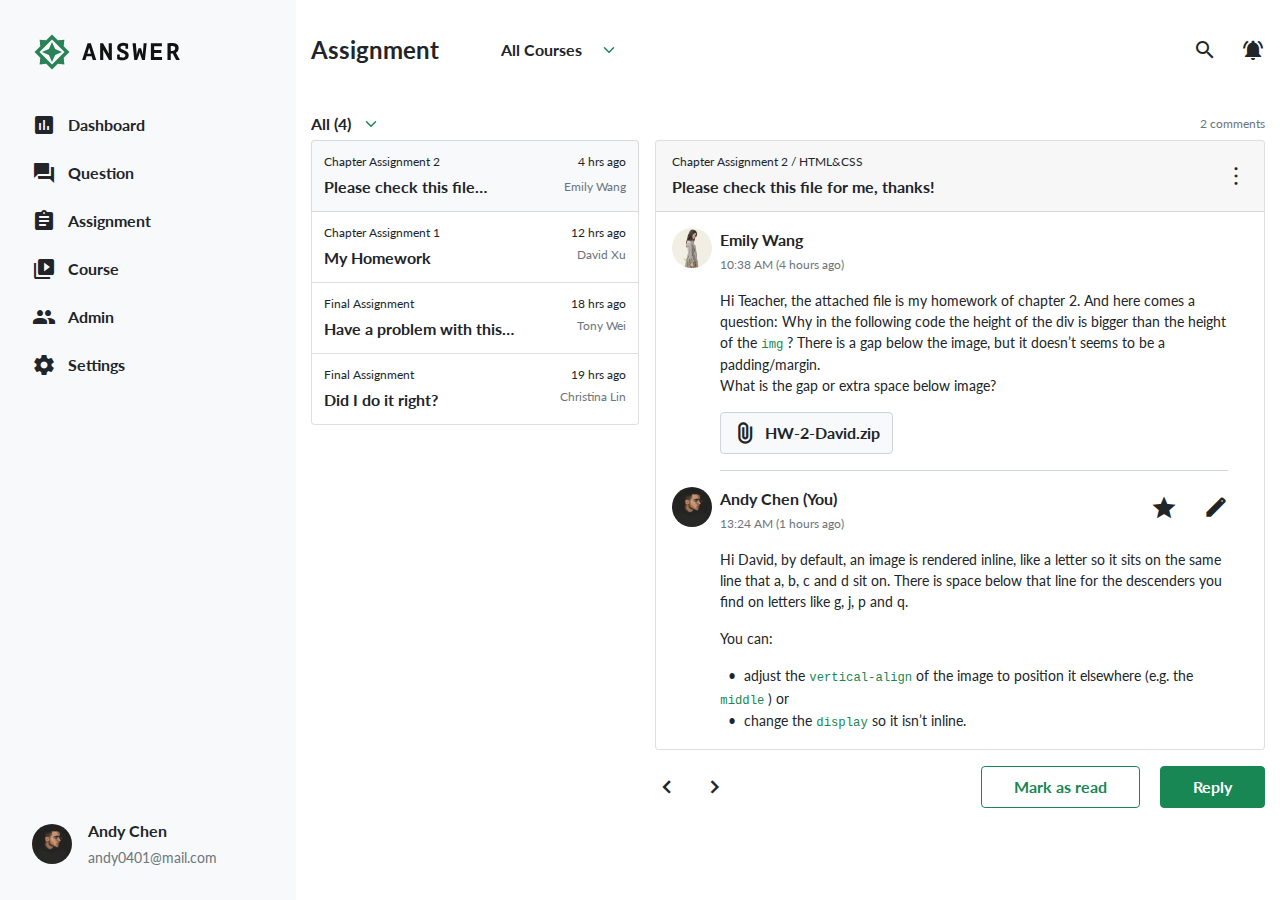
<file: index.html>
<!DOCTYPE html>
<html lang="en">

<head>
  <meta charset="UTF-8">
  <meta name="viewport" content="width=device-width, initial-scale=1.0">
  <meta http-equiv="X-UA-Compatible" content="ie=edge">
  <title>
    Assignment
  </title>
  <link rel="preconnect" href="https://fonts.googleapis.com">
  <link rel="preconnect" href="https://fonts.gstatic.com" crossorigin>
  <link href="https://fonts.googleapis.com/css2?family=Fredoka+One&family=Lato:wght@300;400;700;900&family=Roboto:wght@300;400;500;700;900&display=swap" rel="stylesheet">
  <link rel="stylesheet" href="https://cdnjs.cloudflare.com/ajax/libs/font-awesome/5.13.0/css/all.min.css" />
  <link href="https://fonts.googleapis.com/icon?family=Material+Icons" rel="stylesheet">
  <link rel="stylesheet" href="https://fonts.googleapis.com/css2?family=Material+Symbols+Outlined:opsz,wght,FILL,GRAD@20..48,100..700,0..1,-50..200" />

  <link rel="stylesheet" href="./assets/style/all.css">
</head>

<body>
  <nav class="navbar d-flex flex-column bg-light align-items-start py-8 position-fixed">

    <div class="w-100">
      <div class="navbar-logo w-100 ps-8 mb-5">
        <h1 class="navbar-logo"><a href="./index.html">ANSWER</a></h1>
      </div>

      <ul class="navbar-nav">
        <li class="nav-item">
          <a href="javascript:;" class="nav-link d-flex align-items-center text-dark fw-bold ps-8 py-3">
            <span class="material-icons me-3">assessment</span>
            Dashboard
          </a>
        </li>
        <li class="nav-item">
          <a href="javascript:;" class="nav-link d-flex align-items-center text-dark fw-bold ps-8 py-3">
            <span class="material-icons me-3">forum</span>
            Question
          </a>
        </li>
        <li class="nav-item">
          <a href="./index.html" class="nav-link d-flex align-items-center text-dark fw-bold ps-8 py-3">
            <span class="material-icons me-3">assignment</span>
            Assignment
          </a>
        </li>
        <li class="nav-item">
          <a href="javascript:;" class="nav-link d-flex align-items-center text-dark fw-bold ps-8 py-3">
            <span class="material-icons me-3">video_library</span>
            Course
          </a>
        </li>
        <li class="nav-item">
          <a href="./admin.html" class="nav-link d-flex align-items-center text-dark fw-bold ps-8 py-3">
            <span class="material-icons me-3">people</span>
            Admin
          </a>
        </li>
        <li class="nav-item">
          <a href="javascript:;" class="nav-link d-flex align-items-center text-dark fw-bold ps-8 py-3">
            <span class="material-icons me-3">settings</span>
            Settings
          </a>
        </li>
      </ul>
    </div>

    <div class="navbar-admin ps-8 d-flex align-items-center">
      <img src="./assets/images/andychen.jpeg" class="rounded-pill me-4" alt="img_admin">
      <div class="admin-group">
        <p class="mb-1 fw-bold">Andy Chen</p>
        <p class="admin-mail text-gray-600 fs-sm">andy0401@mail.com</p>
      </div>
    </div>
  </nav>

  

<div class="assignment">
  <div class="container">

    <!-- topbar -->
    <div class="topbar d-flex py-8 mb-3">
      <p class="topbar-title text-dark fs-4 fw-bold">Assignment</p>

      <div class="topbar-content d-flex justify-content-between align-items-center w-100">

        <select class="topbar-select form-select fw-bold border-0 " aria-label="Default select example">
          <option selected>All Courses</option>
        </select>

        <ul class="d-flex">
          <li>
            <a href="javascript:;" class="d-flex align-items-center text-dark">
              <span class="material-icons fs-4">search</span>
            </a>
          </li>
          <li class="ms-6">
            <a href="javascript:;" class="d-flex align-items-center text-dark">
              <span class="material-icons fs-4">notifications_active</span>
            </a>
          </li>
        </ul>
      </div>
    </div>


    <div class="assignment-detail d-flex flex-column">

      <!-- select -->
      <div class="detail-select-group d-flex justify-content-between align-items-center mb-1">
        <select class="detail-select form-select fw-bold border-0 p-0" aria-label="Default select example">
          <option selected>All (4)</option>
        </select>

        <p class="fs-xs text-gray-600">2 comments</p>
      </div>

      <!-- list -->
      <div class="detail-content d-flex">

        <div class="detail-list align-self-start me-4">
          <ul class="list-group">
            <li class="list-group-item bg-gray-100">
              <a href="javascript:;" class="d-flex flex-column text-dark p-3">
                <div class="d-flex justify-content-between align-items-center mb-1 fs-xs">
                  <p>Chapter Assignment 2</p>
                  <p>4 hrs ago</p>
                </div>
                <div class="d-flex justify-content-between align-items-center">
                  <p class="fw-bold">Please check this file…</p>
                  <p class="fs-xs text-gray-600">Emily Wang</p>
                </div>
              </a>
            </li>
            <li class="list-group-item">
              <a href="javascript:;" class="d-flex flex-column text-dark p-3">
                <div class="d-flex justify-content-between mb-1 fs-xs">
                  <p>Chapter Assignment 1</p>
                  <p>12 hrs ago</p>
                </div>
                <div class="d-flex justify-content-between">
                  <p class="fw-bold">My Homework</p>
                  <p class="fs-xs text-gray-600">David Xu</p>
                </div>
              </a>
            </li>
            <li class="list-group-item">
              <a href="javascript:;" class="d-flex flex-column text-dark p-3">
                <div class="d-flex justify-content-between mb-1 fs-xs">
                  <p>Final Assignment</p>
                  <p>18 hrs ago</p>
                </div>
                <div class="d-flex justify-content-between">
                  <p class="fw-bold">Have a problem with this…</p>
                  <p class="fs-xs text-gray-600">Tony Wei</p>
                </div>
              </a>
            </li>
            <li class="list-group-item">
              <a href="javascript:;" class="d-flex flex-column text-dark p-3">
                <div class="d-flex justify-content-between mb-1 fs-xs">
                  <p>Final Assignment</p>
                  <p>19 hrs ago</p>
                </div>
                <div class="d-flex justify-content-between">
                  <p class="fw-bold">Did I do it right?</p>
                  <p class="fs-xs text-gray-600">Christina Lin</p>
                </div>
              </a>
            </li>
          </ul>
        </div>

        <!-- card -->
        <div class="card-wrap">

          <div class="detail-card card mb-4">

            <!-- card -->
            <div class="card-header py-3 px-4 d-flex justify-content-between align-items-center">
              <div>
                <p class="fs-xs mb-1">Chapter Assignment 2 / HTML&CSS</p>
                <p class="fw-bold">Please check this file for me, thanks!</p>
              </div>
              <a href="javascript:;" class="d-flex align-items-center text-dark">
                <span class="material-symbols-outlined">more_vert</span>
              </a>
            </div>

            <div class="card-body ps-4 pe-9">

              <ul class="card-list">
                <li class="d-flex mb-4">
                  <div class="card-list-img">
                    <img src="./assets/images/emilywang.jpeg" class="rounded-pill" alt="img_card">
                  </div>

                  <div class="card-list-content ms-2 border-bottom border-gray-400 pb-4">
                    <p class="fw-bold mb-1">Emily Wang</p>
                    <p class="text-gray-600 fs-xs mb-4">10:38 AM (4 hours ago)</p>

                    <div class="content-txt fs-sm">
                      <p class="mb-4">Hi Teacher, the attached file is my homework of chapter 2. And here comes a
                        question: Why in the following code the height of the div is bigger than the height of the <code
                          class="text-success">img</code> ? There is a gap below the image, but it doesn’t
                        seems to be a padding/margin.<br>What is the gap or extra space below image?</p>

                      <a href="javascript:;"
                        class="content-file btn btn-light border border-gray-400 text-dark fw-bold py-2 px-3">
                        <div class="d-flex align-items-center">
                          <span class="material-symbols-outlined me-2">attach_file</span>HW-2-David.zip
                        </div>
                      </a>
                    </div>
                  </div>
                </li>

                <li class="d-flex">
                  <div class="card-list-img">
                    <img src="./assets/images/andychen.jpeg" class="rounded-pill" alt="img_card">
                  </div>

                  <div class="card-list-content ms-2">
                    <div class="d-flex justify-content-between align-items-center mb-4">
                      <div>
                        <p class="fw-bold mb-1">Andy Chen (You)</p>
                        <p class="text-gray-600 fs-xs">13:24 AM (1 hours ago)</p>
                      </div>
                      <div class="card-icon">
                        <a href="javascript:;" class="text-dark">
                          <span class="material-symbols-outlined">grade</span>
                        </a>
                        <a href="javascript:;" class="text-dark">
                          <span class="material-symbols-outlined ms-6">edit</span>
                        </a>
                      </div>
                    </div>

                    <div class="content-txt fs-sm">
                      <p>Hi David, by default, an image is rendered inline, like a letter so it sits on the same line
                        that a, b, c and d sit on. There is space below that line for the descenders you find on letters
                        like g, j, p and q.</p>

                      <p class="my-4">You can:</p>

                      <ul class="reply-list">
                        <li>adjust the <code class="text-success">vertical-align</code> of the image to position it
                          elsewhere
                          (e.g. the <code class="text-success">middle</code> ) or</li>
                        <li>change the <code class="text-success">display</code> so it isn’t inline.</li>
                      </ul>
                    </div>
                  </div>
                </li>
              </ul>
            </div>
          </div>

          <!-- pagination & btns -->
          <div class="card-foot d-flex justify-content-between align-items-center">
            <div class="card-pagination pagination">
              <a href="javascript:;" class="d-flex align-items-center text-dark  me-6">
                <span class="material-symbols-outlined">chevron_left</span>
              </a>
              <a href="javascript:;" class="d-flex align-items-center text-dark">
                <span class="material-symbols-outlined">chevron_right</span>
              </a>
            </div>

            <div class="card-btn-group">
              <a href="javascript:;" class="btn btn-outline-success fw-bold py-2 px-8 me-4">Mark as read</a>
              <a href="./reply.html" class="btn btn-success fw-bold py-2 px-8">Reply</a>
            </div>
          </div>

        </div>
      </div>
    </div>

  </div>
</div>



    <script src="./assets/js/vendors.js"></script>
    <script src="./assets/js/all.js"></script>
</body>

</html>
</file>
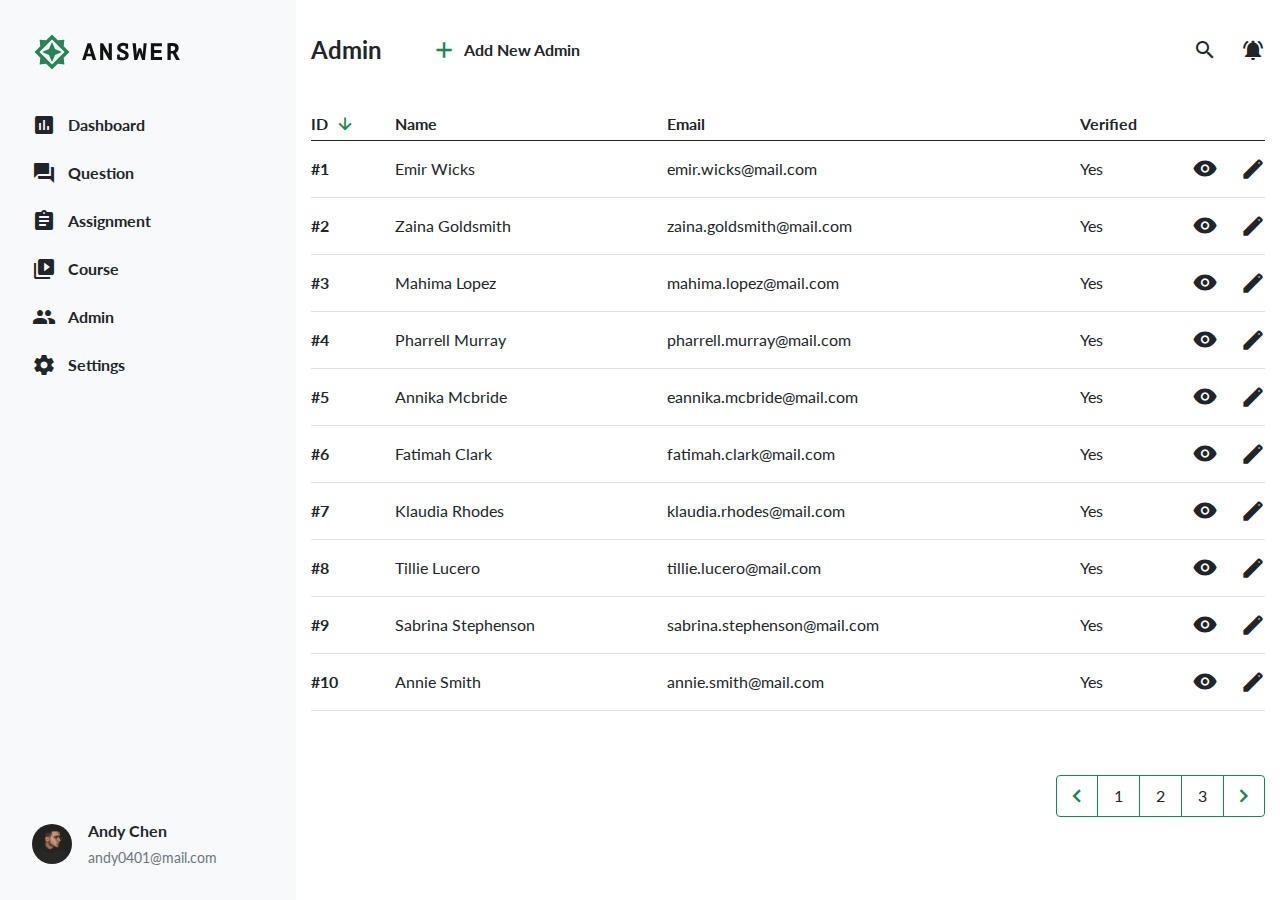
<file: admin.html>
<!DOCTYPE html>
<html lang="en">

<head>
  <meta charset="UTF-8">
  <meta name="viewport" content="width=device-width, initial-scale=1.0">
  <meta http-equiv="X-UA-Compatible" content="ie=edge">
  <title>
    Admin
  </title>
  <link rel="preconnect" href="https://fonts.googleapis.com">
  <link rel="preconnect" href="https://fonts.gstatic.com" crossorigin>
  <link href="https://fonts.googleapis.com/css2?family=Fredoka+One&family=Lato:wght@300;400;700;900&family=Roboto:wght@300;400;500;700;900&display=swap" rel="stylesheet">
  <link rel="stylesheet" href="https://cdnjs.cloudflare.com/ajax/libs/font-awesome/5.13.0/css/all.min.css" />
  <link href="https://fonts.googleapis.com/icon?family=Material+Icons" rel="stylesheet">
  <link rel="stylesheet" href="https://fonts.googleapis.com/css2?family=Material+Symbols+Outlined:opsz,wght,FILL,GRAD@20..48,100..700,0..1,-50..200" />

  <link rel="stylesheet" href="./assets/style/all.css">
</head>

<body>
  <nav class="navbar d-flex flex-column bg-light align-items-start py-8 position-fixed">

    <div class="w-100">
      <div class="navbar-logo w-100 ps-8 mb-5">
        <h1 class="navbar-logo"><a href="./index.html">ANSWER</a></h1>
      </div>

      <ul class="navbar-nav">
        <li class="nav-item">
          <a href="javascript:;" class="nav-link d-flex align-items-center text-dark fw-bold ps-8 py-3">
            <span class="material-icons me-3">assessment</span>
            Dashboard
          </a>
        </li>
        <li class="nav-item">
          <a href="javascript:;" class="nav-link d-flex align-items-center text-dark fw-bold ps-8 py-3">
            <span class="material-icons me-3">forum</span>
            Question
          </a>
        </li>
        <li class="nav-item">
          <a href="./index.html" class="nav-link d-flex align-items-center text-dark fw-bold ps-8 py-3">
            <span class="material-icons me-3">assignment</span>
            Assignment
          </a>
        </li>
        <li class="nav-item">
          <a href="javascript:;" class="nav-link d-flex align-items-center text-dark fw-bold ps-8 py-3">
            <span class="material-icons me-3">video_library</span>
            Course
          </a>
        </li>
        <li class="nav-item">
          <a href="./admin.html" class="nav-link d-flex align-items-center text-dark fw-bold ps-8 py-3">
            <span class="material-icons me-3">people</span>
            Admin
          </a>
        </li>
        <li class="nav-item">
          <a href="javascript:;" class="nav-link d-flex align-items-center text-dark fw-bold ps-8 py-3">
            <span class="material-icons me-3">settings</span>
            Settings
          </a>
        </li>
      </ul>
    </div>

    <div class="navbar-admin ps-8 d-flex align-items-center">
      <img src="./assets/images/andychen.jpeg" class="rounded-pill me-4" alt="img_admin">
      <div class="admin-group">
        <p class="mb-1 fw-bold">Andy Chen</p>
        <p class="admin-mail text-gray-600 fs-sm">andy0401@mail.com</p>
      </div>
    </div>
  </nav>

  
<div class="admin">
  <div class="container">

    <!-- topbar -->
    <div class="topbar d-flex py-8 mb-3">
      <p class="topbar-title text-dark fs-4 fw-bold">Admin</p>

      <div class="topbar-content d-flex justify-content-between align-items-center w-100">
        <!-- add modal -->
        <div class="topbar-add d-flex align-items-center fw-bold">
          <a href="javascript:;" class="d-flex text-dark" data-bs-toggle="modal" data-bs-target="#adminModalAdd">
            <span class="material-symbols-outlined text-success me-2">add</span>
            <p>Add New Admin</p>
          </button>
        </div>

        <ul class="d-flex">
          <li>
            <a href="javascript:;" class="d-flex align-items-center text-dark">
              <span class="material-icons fs-4">search</span>
            </a>
          </li>
          <li class="ms-6">
            <a href="javascript:;" class="d-flex align-items-center text-dark">
              <span class="material-icons fs-4">notifications_active</span>
            </a>
          </li>
        </ul>
      </div>
    </div>

    <!-- table -->
    <table class="admin-table table table-hover">
      <thead>
        <tr>
          <th class="p-0 pb-1" scope="col">
            <p class="d-flex align-items-center">ID<a href="javascript:;" class="icon-sort fs-normal text-success ms-2 material-symbols-outlined">arrow_downward</a></p>
          </th>
          <th class="p-0 pb-1" scope="col">Name</th>
          <th class="p-0 pb-1" scope="col">Email</th>
          <th class="p-0 pb-1" colspan="2">Verified</th>
        </tr>
      </thead>

      <tbody>
        <tr>
          <th scope="row">#1</th>
          <td>Emir Wicks</td>
          <td>emir.wicks@mail.com</td>
          <td>Yes</td>
          <td>
            <div class="table-icons d-flex align-items-center justify-content-end">
              <a href="#" class="material-symbols-outlined text-dark" data-bs-toggle="modal" data-bs-target="#modalView">visibility</a>
              <a href="#" class="material-symbols-outlined text-dark ms-6" data-bs-toggle="modal" data-bs-target="#adminModalEdit">edit</a>
            </div>
          </td>
        </tr>
        <tr>
          <th scope="row">#2</th>
          <td>Zaina Goldsmith</td>
          <td>zaina.goldsmith@mail.com</td>
          <td>Yes</td>
          <td>
            <div class="table-icons d-flex align-items-center justify-content-end">
              <a href="#" class="material-symbols-outlined text-dark" data-bs-toggle="modal" data-bs-target="#modalView">visibility</a>
              <a href="#" class="material-symbols-outlined text-dark ms-6" data-bs-toggle="modal" data-bs-target="#adminModalEdit">edit</a>
            </div>
          </td>
        </tr>
        <tr>
          <th scope="row">#3</th>
          <td>Mahima Lopez</td>
          <td>mahima.lopez@mail.com</td>
          <td>Yes</td>
          <td>
            <div class="table-icons d-flex align-items-center justify-content-end">
              <a href="#" class="material-symbols-outlined text-dark" data-bs-toggle="modal" data-bs-target="#modalView">visibility</a>
              <a href="#" class="material-symbols-outlined text-dark ms-6" data-bs-toggle="modal" data-bs-target="#adminModalEdit">edit</a>
            </div>
          </td>
        </tr>
        <tr>
          <th scope="row">#4</th>
          <td>Pharrell Murray</td>
          <td>pharrell.murray@mail.com</td>
          <td>Yes</td>
          <td>
            <div class="table-icons d-flex align-items-center justify-content-end">
              <a href="#" class="material-symbols-outlined text-dark" data-bs-toggle="modal" data-bs-target="#modalView">visibility</a>
              <a href="#" class="material-symbols-outlined text-dark ms-6" data-bs-toggle="modal" data-bs-target="#adminModalEdit">edit</a>
            </div>
          </td>
        </tr>
        <tr>
          <th scope="row">#5</th>
          <td>Annika Mcbride</td>
          <td>eannika.mcbride@mail.com</td>
          <td>Yes</td>
          <td>
            <div class="table-icons d-flex align-items-center justify-content-end">
              <a href="#" class="material-symbols-outlined text-dark" data-bs-toggle="modal" data-bs-target="#modalView">visibility</a>
              <a href="#" class="material-symbols-outlined text-dark ms-6" data-bs-toggle="modal" data-bs-target="#adminModalEdit">edit</a>
            </div>
          </td>
        </tr>
        <tr>
          <th scope="row">#6</th>
          <td>Fatimah Clark</td>
          <td>fatimah.clark@mail.com</td>
          <td>Yes</td>
          <td>
            <div class="table-icons d-flex align-items-center justify-content-end">
              <a href="#" class="material-symbols-outlined text-dark" data-bs-toggle="modal" data-bs-target="#modalView">visibility</a>
              <a href="#" class="material-symbols-outlined text-dark ms-6" data-bs-toggle="modal" data-bs-target="#adminModalEdit">edit</a>
            </div>
          </td>
        </tr>
        <tr>
          <th scope="row">#7</th>
          <td>Klaudia Rhodes</td>
          <td>klaudia.rhodes@mail.com</td>
          <td>Yes</td>
          <td>
            <div class="table-icons d-flex align-items-center justify-content-end">
              <a href="#" class="material-symbols-outlined text-dark" data-bs-toggle="modal" data-bs-target="#modalView">visibility</a>
              <a href="#" class="material-symbols-outlined text-dark ms-6" data-bs-toggle="modal" data-bs-target="#adminModalEdit">edit</a>
            </div>
          </td>
        </tr>
        <tr>
          <th scope="row">#8</th>
          <td>Tillie Lucero</td>
          <td>tillie.lucero@mail.com</td>
          <td>Yes</td>
          <td>
            <div class="table-icons d-flex align-items-center justify-content-end">
              <a href="#" class="material-symbols-outlined text-dark" data-bs-toggle="modal" data-bs-target="#modalView">visibility</a>
              <a href="#" class="material-symbols-outlined text-dark ms-6" data-bs-toggle="modal" data-bs-target="#adminModalEdit">edit</a>
            </div>
          </td>
        </tr>
        <tr>
          <th scope="row">#9</th>
          <td>Sabrina Stephenson</td>
          <td>sabrina.stephenson@mail.com</td>
          <td>Yes</td>
          <td>
            <div class="table-icons d-flex align-items-center justify-content-end">
              <a href="#" class="material-symbols-outlined text-dark" data-bs-toggle="modal" data-bs-target="#modalView">visibility</a>
              <a href="#" class="material-symbols-outlined text-dark ms-6" data-bs-toggle="modal" data-bs-target="#adminModalEdit">edit</a>
            </div>
          </td>
        </tr>
        <tr>
          <th scope="row">#10</th>
          <td>Annie Smith</td>
          <td>annie.smith@mail.com</td>
          <td>Yes</td>
          <td>
            <div class="table-icons d-flex align-items-center justify-content-end">
              <a href="#" class="material-symbols-outlined text-dark" data-bs-toggle="modal" data-bs-target="#modalView">visibility</a>
              <a href="#" class="material-symbols-outlined text-dark ms-6" data-bs-toggle="modal" data-bs-target="#adminModalEdit">edit</a>
            </div>
          </td>
        </tr>
      </tbody>
    </table>

    <!-- pagination -->
    <div class="admin-pagination d-flex justify-content-end">
      <nav aria-label="Page navigation">
        <ul class="pagination">
          <li class="page-item">
            <a class="page-link material-symbols-outlined text-success p-2" href="javascript:;">chevron_left</a>
          </li>
          <li class="page-item"><a class="page-link py-2 px-4 text-dark" href="javascript:;">1</a></li>
          <li class="page-item"><a class="page-link py-2 px-4 text-dark" href="javascript:;">2</a></li>
          <li class="page-item"><a class="page-link py-2 px-4 text-dark" href="javascript:;">3</a></li>
          <li class="page-item">
            <a class="page-link material-symbols-outlined text-success p-2" href="javascript:;">chevron_right</a>
          </li>
        </ul>
      </nav>
    </div>

  </div>
</div>

<!-- Modal add -->
<div class="modal fade" id="adminModalAdd" tabindex="-1" aria-labelledby="exampleModalLabel" aria-hidden="true">
  <div class="modal-dialog">
    <div class="modal-content">
      <div class="modal-header p-8">
        <h4 class="modal-title fw-bold" id="exampleModalLabel">New Admin</h4>
        <button type="button" class="btn-close" data-bs-dismiss="modal" aria-label="Close"></button>
      </div>

      <div class="modal-body modal-scroll px-8 py-0">
        <div class="modal-account ">
          <p class="fw-bold fs-5 mb-4">Account</p>

          <div class="mb-4">
            <label for="name" class="form-label mb-1">Name</label>
            <input type="text" class="form-control px-2 py-3 border-dark" id="name" aria-describedby="textHelp">
          </div>

          <div>
            <label for="name" class="form-label mb-1">Email</label>
            <input type="email" class="form-control px-2 py-3 border-dark" id="email" aria-describedby="emailHelp">
          </div>

        </div>

        <hr>
        
        <div class="modal-Verification ">
          <p class="fw-bold fs-5 mb-4">Verification</p>
          <p class="d-flex fw-bold">
            <span class="material-symbols-outlined text-danger me-2 mb-4">warning</span>
            Unverified
          </p>
          <input type="button" class="btn btn-outline-success border-gray-400 w-100 py-4 fw-bold" value="Send Verification Mail">
        </div>

        <hr>

        <div class="modal-level ">
          <p class="fw-bold fs-5 mb-4">Access Level</p>
          <select class="form-select p-4 text-gray-600" aria-label="Default select example">
            <option selected>-Choose access level-</option>
            <option value="1">Level 1</option>
            <option value="2">Level 2</option>
            <option value="3">Level 3</option>
          </select>
        </div>

        <hr>

        <div class="modal-custom pb-6">
          <p class="fw-bold fs-5 mb-4">Custom Access</p>
          <div class="mb-4 form-check">
            <input type="checkbox" class="form-check-input" id="exampleCheck1">
            <label class="form-check-label" for="exampleCheck1">Lecture</label>
          </div>
          <div class="mb-4 form-check">
            <input type="checkbox" class="form-check-input" id="exampleCheck2">
            <label class="form-check-label" for="exampleCheck2">Coupon</label>
          </div>
          <div class="mb-4 form-check">
            <input type="checkbox" class="form-check-input" id="exampleCheck3">
            <label class="form-check-label" for="exampleCheck3">Message</label>
          </div>
          <div class="mb-4 form-check">
            <input type="checkbox" class="form-check-input" id="exampleCheck4">
            <label class="form-check-label" for="exampleCheck4">Setting</label>
          </div>
          <div class="form-check">
            <input type="checkbox" class="form-check-input" id="exampleCheck5">
            <label class="form-check-label" for="exampleCheck5">Task Menu</label>
          </div>
        </div>
      </div>

      <div class="modal-footer px-8">
        <button type="button" class="btn btn-outline-success py-2 px-8 m-0 me-4" data-bs-dismiss="modal">Cancel</button>
        <button type="button" class="btn btn-success py-2 px-8 m-0">Add</button>
      </div>
    </div>
  </div>
</div>


<!-- Modal edit -->
<div class="modal fade" id="adminModalEdit" tabindex="-1" aria-labelledby="exampleModalLabel" aria-hidden="true">
  <div class="modal-dialog">
    <div class="modal-content">
      <div class="modal-header p-8">
        <h4 class="modal-title fw-bold" id="exampleModalLabel">Edit Admin</h4>
        <button type="button" class="btn-close" data-bs-dismiss="modal" aria-label="Close"></button>
      </div>

      <div class="modal-body modal-scroll px-8 py-0">
        <div class="modal-account pb-6 mb-6 border-bottom border-gray-400">
          <p class="fw-bold fs-5 mb-4">Account</p>

          <div class="mb-4">
            <label for="name" class="form-label mb-1">Name</label>
            <input type="text" class="form-control px-2 py-3 bg-gray-100 border-0" id="name" aria-describedby="textHelp" value="Emir Wicks">
          </div>

          <div>
            <label for="name" class="form-label mb-1">Email</label>
            <input type="email" class="form-control px-2 py-3 bg-gray-100 border-0" id="email" aria-describedby="emailHelp" value="emir.wicks@mail.com">
          </div>
        </div>
        
        <div class="modal-Verification pb-6 mb-6 border-bottom border-gray-400">
          <p class="fw-bold fs-5 mb-4">Verification</p>
          <div class="d-flex justify-content-between">
            <p class="d-flex fw-bold">
              <span class="material-symbols-outlined text-success me-2 mb-4">check_circle</span>
              Verified
            </p>

            <p class="fs-sm">2020/4/12</p>
          </div>
          <input type="button" class="btn border-gray-400 w-100 py-4 fw-bold" value="Send Verification Mail" disabled>
        </div>

        <div class="modal-account pb-6 mb-6 border-bottom border-gray-400">
          <p class="fw-bold fs-5 mb-4">Access Level</p>
          <select class="form-select p-4" aria-label="Default select example">
            <option selected>Admin</option>
          </select>
        </div>

        <div class="modal-custom pb-6 mb-6 border-bottom border-gray-400">
          <p class="fw-bold fs-5 mb-4">Custom Access</p>
          <div class="mb-4 form-check">
            <input type="checkbox" class="form-check-input" id="lecture">
            <label class="form-check-label" for="lecture">Lecture</label>
          </div>
          <div class="mb-4 form-check">
            <input type="checkbox" class="form-check-input" id="coupon">
            <label class="form-check-label" for="coupon">Coupon</label>
          </div>
          <div class="mb-4 form-check">
            <input type="checkbox" class="form-check-input" id="message">
            <label class="form-check-label" for="message">Message</label>
          </div>
          <div class="mb-4 form-check">
            <input type="checkbox" class="form-check-input" id="setting">
            <label class="form-check-label" for="setting">Setting</label>
          </div>
          <div class="form-check">
            <input type="checkbox" class="form-check-input" id="taskMenu">
            <label class="form-check-label" for="taskMenu">Task Menu</label>
          </div>
        </div>

        <div class="modal-custom pb-6">
          <p class="fw-bold fs-5 mb-4">Deactivate Account</p>
          <div class="d-flex fw-bold text-danger">
            <span class="material-symbols-outlined me-2 mb-4">warning</span>
            <p class="fw-normal">This cannot be undone!</p>
          </div>
          <input type="button" class="btn btn-outline-danger w-100 py-4 fw-bold" value="Send Verification Mail">
        </div>
      </div>

      <div class="modal-footer px-8">
        <button type="button" class="btn btn-outline-success border-gray-400 py-2 px-8 m-0 me-4" data-bs-dismiss="modal">Cancel</button>
        <button type="button" class="btn btn-success py-2 px-8 m-0">Update</button>
      </div>
    </div>
  </div>
</div>

<!-- Modal view -->
<div class="modal fade" id="modalView" tabindex="-1" aria-labelledby="exampleModalLabel" aria-hidden="true">
  <div class="modal-dialog position-absolute top-50 start-50 translate-middle my-0">
    <div class="modal-content">

      <div class="modal-body p-0">

        <div class="card p-8 border-0" style="max-width: 480px;">

          <div class="row g-0 justify-content-between position-relative">
            <button type="button" class="btn-close position-absolute top-0 end-0" data-bs-dismiss="modal" aria-label="Close"></button>

            <div class="col-4 align-self-start">
              <img src="./assets/images/emir.jpeg" class="modal-img rounded" alt="img_view">
            </div>
            <div class="col ms-6">
              <div class="card-body p-0">
                <p>#1</p>
                <p>Admin</p>
                <h4 class="card-title fw-bold">Emir Wicks</h4>
                <p class="card-text fs-sm text-gray-600 mb-4">emir.wicks@mail.com</p>


                <div class="accordion accordion-flush" id="accordionFlushExample">
                  <div class="accordion-item">
                    <h2 class="accordion-header" id="flush-headingOne">
                      <button class="accordion-button collapsed p-0 shadow-none" type="button" data-bs-toggle="collapse" data-bs-target="#flush-collapseOne" aria-expanded="false" aria-controls="flush-collapseOne">
                        <p class="fs-sm bg-light py-1 px-2 rounded">Verified</p>
                      </button>
                    </h2>
                    <div id="flush-collapseOne" class="accordion-collapse collapse mt-8" aria-labelledby="flush-headingOne" data-bs-parent="#accordionFlushExample">
                      <div class="accordion-body p-0 d-flex justify-content-between">
                        <button type="button" class="btn btn-outline-danger py-2 px-8 border-gray-400 fw-bold" data-bs-dismiss="modal">Deactivate</button>
                        <button type="button" class="btn btn-success py-2 px-8">Edit</button>
                      </div>
                    </div>
                  </div>
                </div>
              </div>



            </div>
          </div>
        </div>

      </div>

      <!-- <div class="modal-footer">
        <button type="button" class="btn btn-secondary" data-bs-dismiss="modal">Close</button>
        <button type="button" class="btn btn-primary">Save changes</button>
      </div> -->
    </div>
  </div>
</div>



    <script src="./assets/js/vendors.js"></script>
    <script src="./assets/js/all.js"></script>
</body>

</html>
</file>
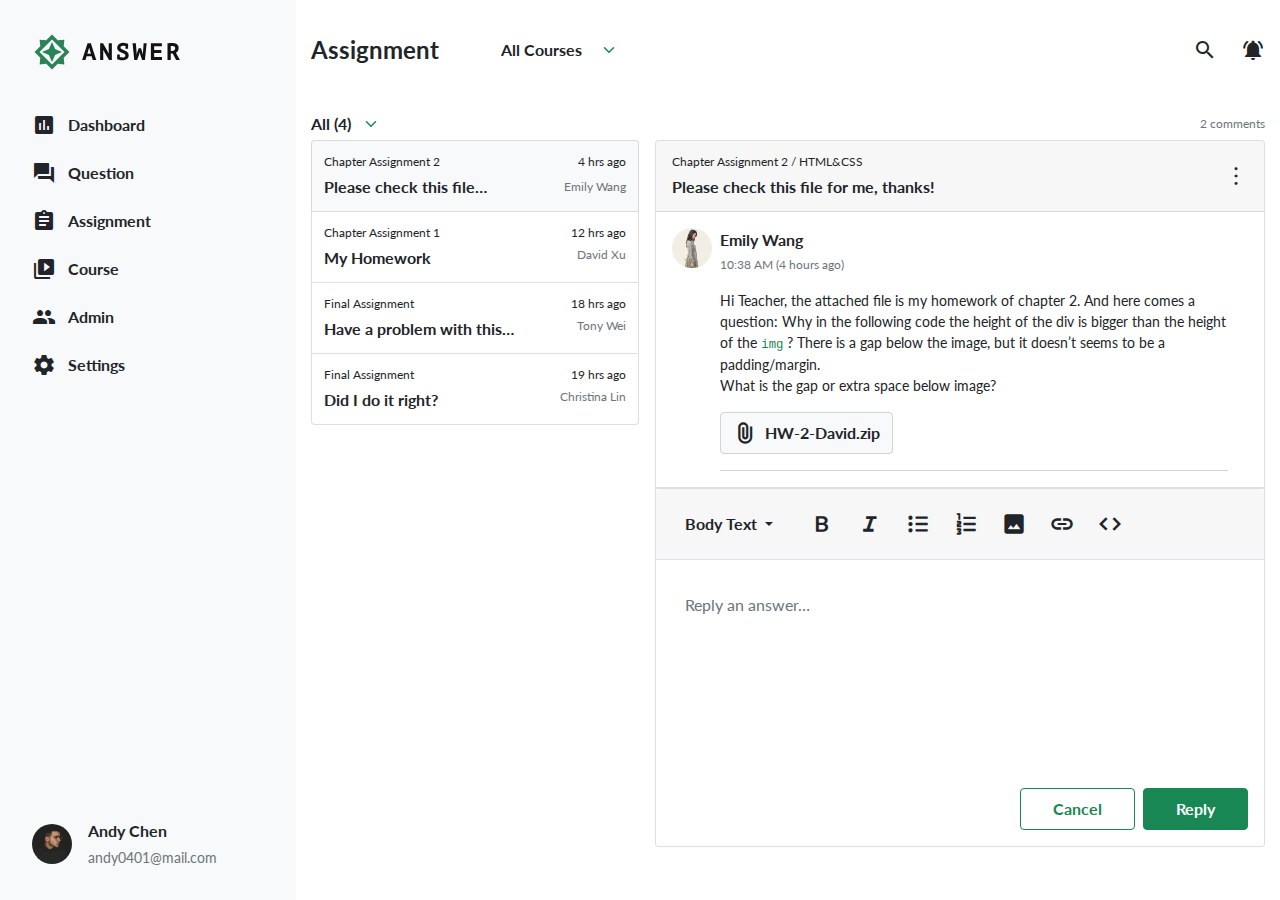
<file: reply.html>
<!DOCTYPE html>
<html lang="en">

<head>
  <meta charset="UTF-8">
  <meta name="viewport" content="width=device-width, initial-scale=1.0">
  <meta http-equiv="X-UA-Compatible" content="ie=edge">
  <title>
    Assignment-reply
  </title>
  <link rel="preconnect" href="https://fonts.googleapis.com">
  <link rel="preconnect" href="https://fonts.gstatic.com" crossorigin>
  <link href="https://fonts.googleapis.com/css2?family=Fredoka+One&family=Lato:wght@300;400;700;900&family=Roboto:wght@300;400;500;700;900&display=swap" rel="stylesheet">
  <link rel="stylesheet" href="https://cdnjs.cloudflare.com/ajax/libs/font-awesome/5.13.0/css/all.min.css" />
  <link href="https://fonts.googleapis.com/icon?family=Material+Icons" rel="stylesheet">
  <link rel="stylesheet" href="https://fonts.googleapis.com/css2?family=Material+Symbols+Outlined:opsz,wght,FILL,GRAD@20..48,100..700,0..1,-50..200" />

  <link rel="stylesheet" href="./assets/style/all.css">
</head>

<body>
  <nav class="navbar d-flex flex-column bg-light align-items-start py-8 position-fixed">

    <div class="w-100">
      <div class="navbar-logo w-100 ps-8 mb-5">
        <h1 class="navbar-logo"><a href="./index.html">ANSWER</a></h1>
      </div>

      <ul class="navbar-nav">
        <li class="nav-item">
          <a href="javascript:;" class="nav-link d-flex align-items-center text-dark fw-bold ps-8 py-3">
            <span class="material-icons me-3">assessment</span>
            Dashboard
          </a>
        </li>
        <li class="nav-item">
          <a href="javascript:;" class="nav-link d-flex align-items-center text-dark fw-bold ps-8 py-3">
            <span class="material-icons me-3">forum</span>
            Question
          </a>
        </li>
        <li class="nav-item">
          <a href="./index.html" class="nav-link d-flex align-items-center text-dark fw-bold ps-8 py-3">
            <span class="material-icons me-3">assignment</span>
            Assignment
          </a>
        </li>
        <li class="nav-item">
          <a href="javascript:;" class="nav-link d-flex align-items-center text-dark fw-bold ps-8 py-3">
            <span class="material-icons me-3">video_library</span>
            Course
          </a>
        </li>
        <li class="nav-item">
          <a href="./admin.html" class="nav-link d-flex align-items-center text-dark fw-bold ps-8 py-3">
            <span class="material-icons me-3">people</span>
            Admin
          </a>
        </li>
        <li class="nav-item">
          <a href="javascript:;" class="nav-link d-flex align-items-center text-dark fw-bold ps-8 py-3">
            <span class="material-icons me-3">settings</span>
            Settings
          </a>
        </li>
      </ul>
    </div>

    <div class="navbar-admin ps-8 d-flex align-items-center">
      <img src="./assets/images/andychen.jpeg" class="rounded-pill me-4" alt="img_admin">
      <div class="admin-group">
        <p class="mb-1 fw-bold">Andy Chen</p>
        <p class="admin-mail text-gray-600 fs-sm">andy0401@mail.com</p>
      </div>
    </div>
  </nav>

  
<div class="assignment">
  <div class="container">

    <!-- topbar -->
    <div class="assignment-topbar d-flex py-8 mb-3">
      <p class="topbar-title text-dark fs-4 fw-bold">Assignment</p>

      <div class="topbar-content d-flex justify-content-between align-items-center w-100">

        <select class="topbar-select form-select fw-bold border-0" aria-label="Default select example">
          <option selected>All Courses</option>
        </select>

        <ul class="d-flex">
          <li>
            <a href="javascript:;" class="d-flex align-items-center text-dark">
              <span class="material-icons fs-4">search</span>
            </a>
          </li>
          <li class="ms-6">
            <a href="javascript:;" class="d-flex align-items-center text-dark">
              <span class="material-icons fs-4">notifications_active</span>
            </a>
          </li>
        </ul>
      </div>
    </div>


    <div class="assignment-detail d-flex flex-column">

      <!-- select -->
      <div class="detail-select-group d-flex justify-content-between align-items-center mb-1">
        <select class="detail-select form-select fw-bold border-0 p-0" aria-label="Default select example">
          <option selected>All (4)</option>
        </select>

        <p class="fs-xs text-gray-600">2 comments</p>
      </div>

      <!-- list -->
      <div class="detail-content d-flex">

        <div class="detail-list align-self-start me-4">
          <ul class="list-group">
            <li class="list-group-item bg-gray-100">
              <a href="javascript:;" class="d-flex flex-column text-dark p-3">
                <div class="d-flex justify-content-between align-items-center mb-1 fs-xs">
                  <p>Chapter Assignment 2</p>
                  <p>4 hrs ago</p>
                </div>
                <div class="d-flex justify-content-between align-items-center">
                  <p class="fw-bold">Please check this file…</p>
                  <p class="fs-xs text-gray-600">Emily Wang</p>
                </div>
              </a>
            </li>
            <li class="list-group-item">
              <a href="javascript:;" class="d-flex flex-column text-dark p-3">
                <div class="d-flex justify-content-between mb-1 fs-xs">
                  <p>Chapter Assignment 1</p>
                  <p>12 hrs ago</p>
                </div>
                <div class="d-flex justify-content-between">
                  <p class="fw-bold">My Homework</p>
                  <p class="fs-xs text-gray-600">David Xu</p>
                </div>
              </a>
            </li>
            <li class="list-group-item">
              <a href="javascript:;" class="d-flex flex-column text-dark p-3">
                <div class="d-flex justify-content-between mb-1 fs-xs">
                  <p>Final Assignment</p>
                  <p>18 hrs ago</p>
                </div>
                <div class="d-flex justify-content-between">
                  <p class="fw-bold">Have a problem with this…</p>
                  <p class="fs-xs text-gray-600">Tony Wei</p>
                </div>
              </a>
            </li>
            <li class="list-group-item">
              <a href="javascript:;" class="d-flex flex-column text-dark p-3">
                <div class="d-flex justify-content-between mb-1 fs-xs">
                  <p>Final Assignment</p>
                  <p>19 hrs ago</p>
                </div>
                <div class="d-flex justify-content-between">
                  <p class="fw-bold">Did I do it right?</p>
                  <p class="fs-xs text-gray-600">Christina Lin</p>
                </div>
              </a>
            </li>
          </ul>
        </div>

        <!-- card -->
        <div class="card-wrap">

          <div class="detail-card card rounded-0 rounded-top">
            <div class="card-header py-3 px-4 d-flex justify-content-between align-items-center">
              <div>
                <p class="fs-xs mb-1">Chapter Assignment 2 / HTML&CSS</p>
                <p class="fw-bold">Please check this file for me, thanks!</p>
              </div>
              <a href="javascript:;" class="d-flex align-items-center text-dark">
                <span class="material-symbols-outlined">more_vert</span>
              </a>
            </div>

            <div class="card-body ps-4 pe-9">

              <ul class="card-list">
                <li class="d-flex">
                  <div class="card-list-img">
                    <img src="./assets/images/emilywang.jpeg" class="rounded-pill" alt="img_card">
                  </div>

                  <div class="card-list-content ms-2 border-bottom border-gray-400 pb-4">
                    <p class="fw-bold mb-1">Emily Wang</p>
                    <p class="text-gray-600 fs-xs mb-4">10:38 AM (4 hours ago)</p>

                    <div class="content-txt fs-sm">
                      <p class="mb-4">Hi Teacher, the attached file is my homework of chapter 2. And here comes a
                        question: Why in the following code the height of the div is bigger than the height of the <code
                          class="text-success">img</code> ? There is a gap below the image, but it doesn’t
                        seems to be a padding/margin.<br>What is the gap or extra space below image?</p>

                      <a href="#" class="content-file btn btn-light border border-gray-400 text-dark fw-bold py-2 px-3">
                        <div class="d-flex align-items-center">
                          <span class="material-symbols-outlined me-2">attach_file</span>HW-2-David.zip
                        </div>
                      </a>
                    </div>

                  </div>
                </li>

              </ul>
            </div>
          </div>

          <div class="detail-card card rounded-0 rounded-bottom mb-4">
            <div class="card-header py-4 px-4 border-0 border-bottom">
              <ul class="d-flex fw-bold">
                <li class="d-flex align-items-center me-6">
                  <div class="dropdown">
                    <button class="btn dropdown-toggle fw-bold" type="button" id="dropdownMenuButton1" data-bs-toggle="dropdown" aria-expanded="false">
                      Body Text
                    </button>
                    <ul class="dropdown-menu" aria-labelledby="dropdownMenuButton1">
                      <li><a class="dropdown-item" href="#">think</a></li>
                      <li><a class="dropdown-item" href="#">normal</a></li>
                      <li><a class="dropdown-item" href="#">bold</a></li>
                    </ul>
                  </div>
                </li>
                <li class="d-flex align-items-center me-6">
                  <span class="material-symbols-outlined">format_bold</span>
                </li>
                <li class="d-flex align-items-center me-6">
                  <span class="material-symbols-outlined">format_italic</span>
                </li>
                <li class="d-flex align-items-center me-6">
                  <span class="material-symbols-outlined">format_list_bulleted</span>
                </li>
                <li class="d-flex align-items-center me-6">
                  <span class="material-symbols-outlined">format_list_numbered</span>
                </li>
                <li class="d-flex align-items-center me-6">
                  <span class="material-symbols-outlined">image</span>
                </li>
                <li class="d-flex align-items-center me-6">
                  <span class="material-symbols-outlined">link</span>
                </li>
                <li class="d-flex align-items-center">
                  <span class="material-symbols-outlined">code</span>
                </li>
              </ul>
            </div>

            <div class="card-body p-4">

              <div class="form-floating">
                <textarea class="form-control border-0 mb-2" placeholder="Leave a comment here" id="floatingTextarea" style="height: 204px; resize:none;"></textarea>
                <label for="floatingTextarea" class="text-secondary">Reply an answer…</label>
                <div class="textarea-btn d-flex justify-content-end">
                  <a href="./index.html" class="btn btn-outline-success fw-bold py-2 px-8 me-2">Cancel</a>
                  <a href="javascript:;" class="btn btn-success fw-bold py-2 px-8">Reply</a>
                </div>
              </div>
            
            </div>

          </div>

        </div>
      </div>
    </div>

  </div>
</div>



    <script src="./assets/js/vendors.js"></script>
    <script src="./assets/js/all.js"></script>
</body>

</html>
</file>
